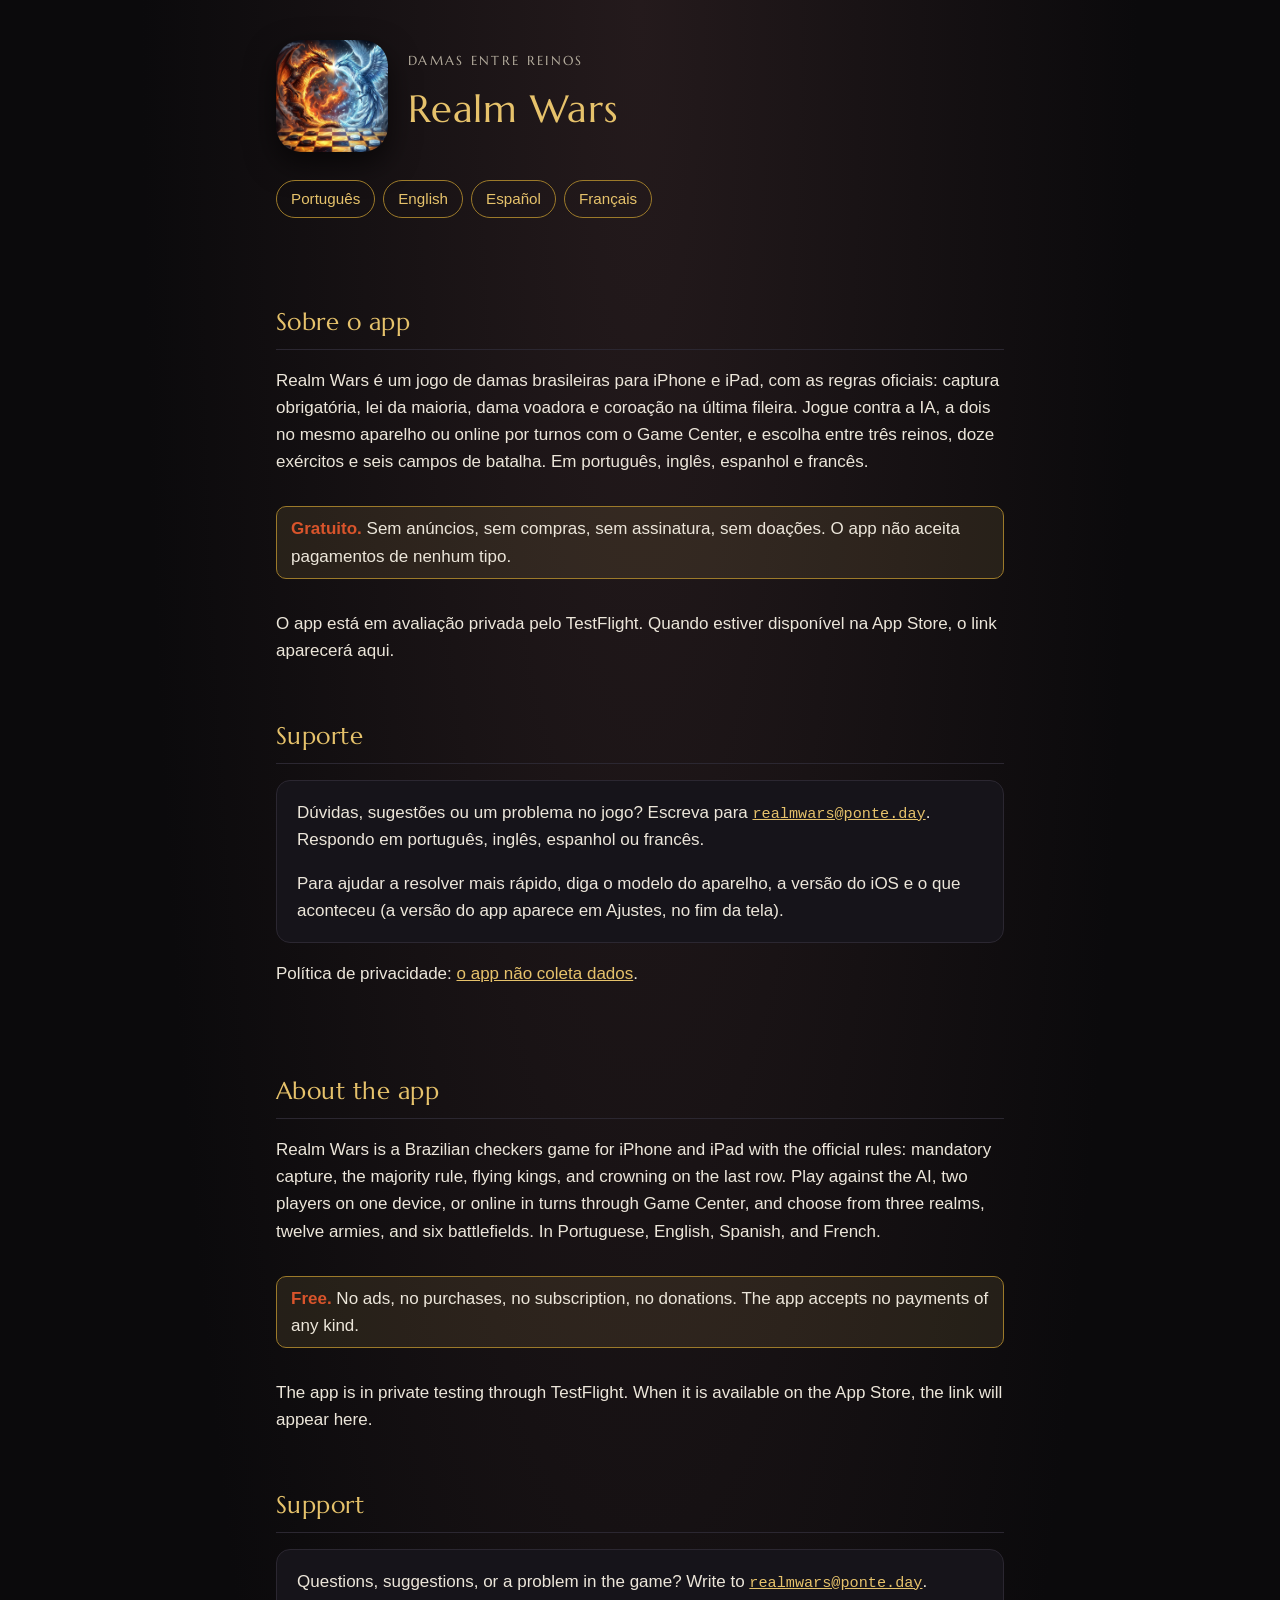
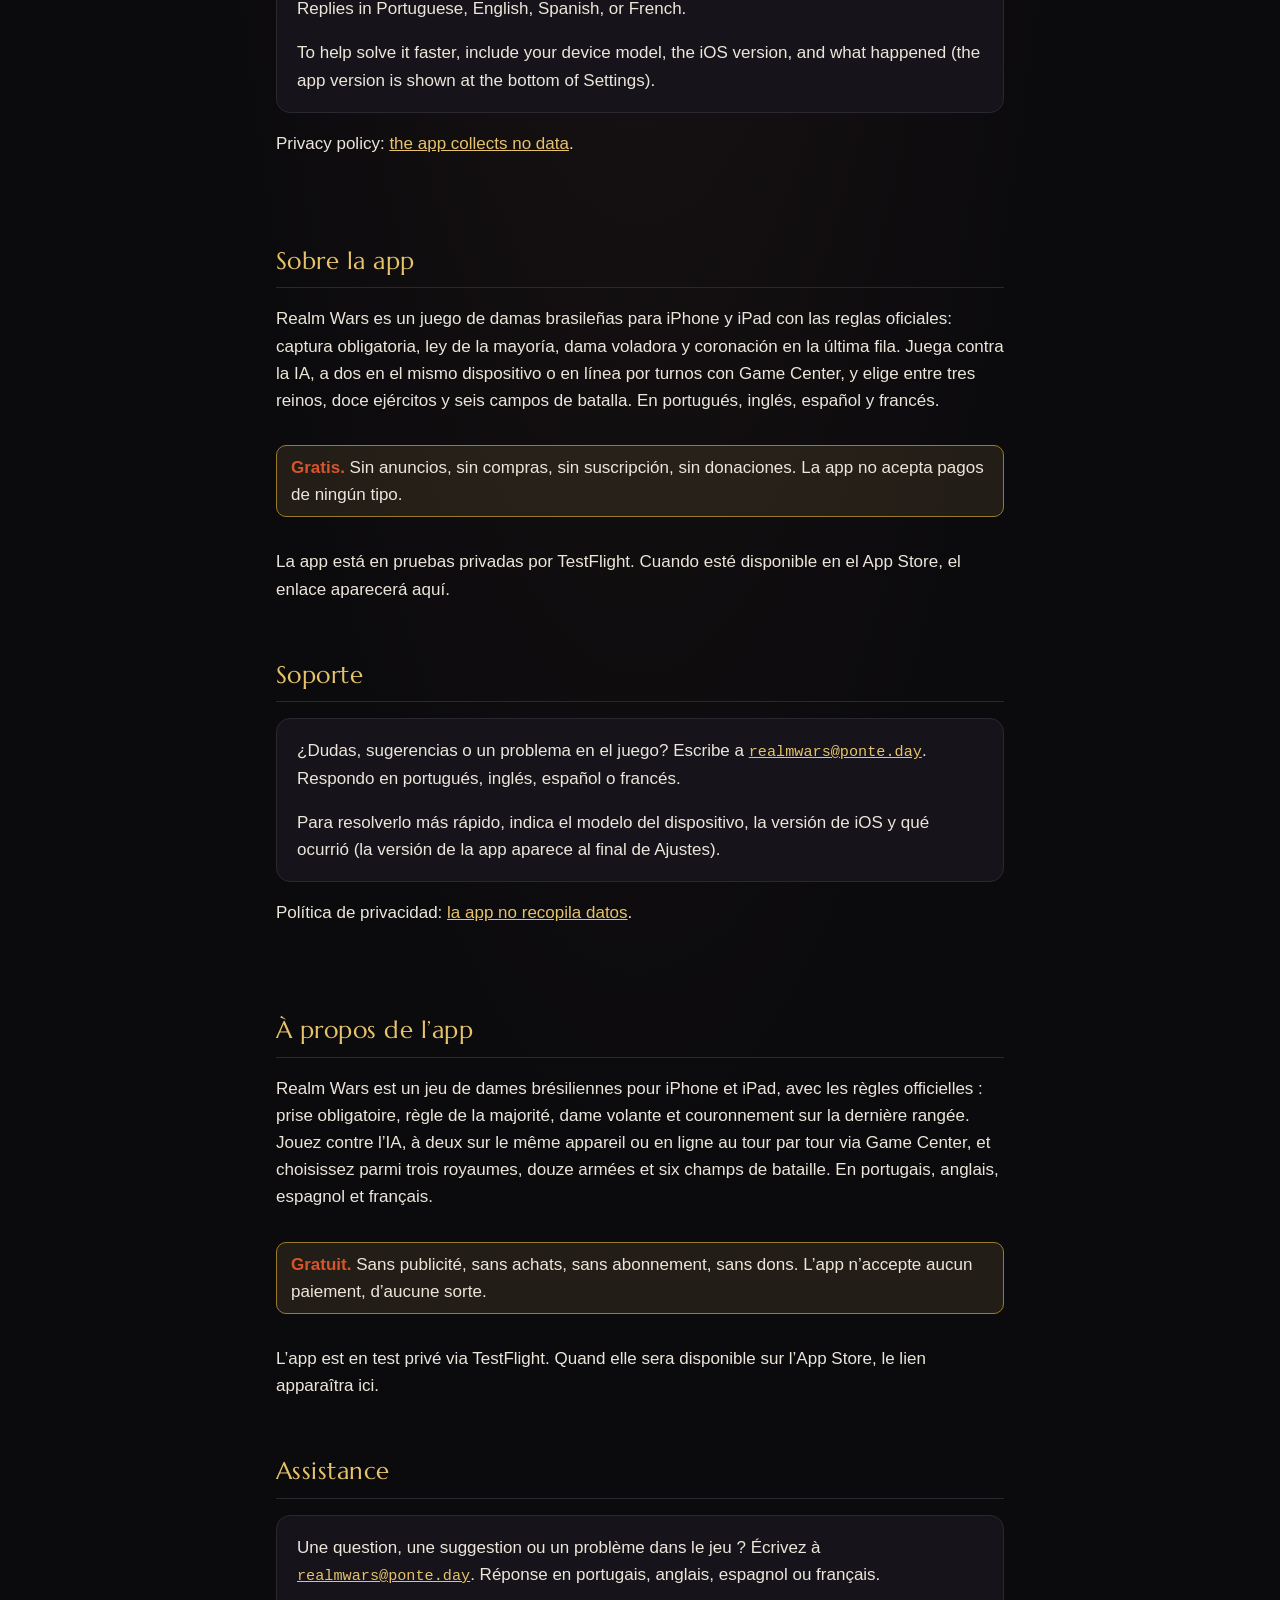
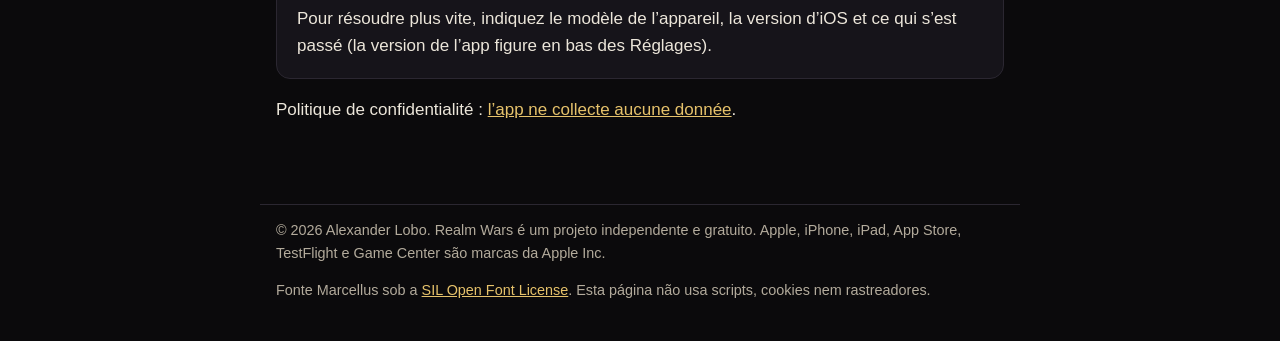
<file: index.html>
<!doctype html>
<html lang="pt-BR">
<head>
<meta charset="utf-8">
<meta name="viewport" content="width=device-width,initial-scale=1">
<title>Realm Wars — damas entre reinos</title>
<meta name="description" content="Realm Wars: damas brasileiras para iPhone e iPad, gratuito, sem anúncios e sem compras. Suporte e política de privacidade.">
<!-- Sem indexação até o lançamento na App Store; a App Review só precisa que a página abra. -->
<meta name="robots" content="noindex, nofollow">
<!-- A política promete que nada sai do aparelho; esta regra quebra a página na hora se alguém acrescentar um rastreador. -->
<meta http-equiv="Content-Security-Policy" content="default-src 'none'; img-src 'self'; style-src 'self'; font-src 'self'">
<meta name="color-scheme" content="dark">
<link rel="icon" href="assets/favicon.png">
<link rel="stylesheet" href="styles.css">
</head>
<body>
<main>
  <div class="topo">
    <img src="assets/icone.png" alt="Ícone do Realm Wars: um dragão de fogo e uma fênix de gelo sobre um tabuleiro de damas" width="112" height="112">
    <div>
      <p class="tagline">Damas entre reinos</p>
      <h1>Realm Wars</h1>
    </div>
  </div>

  <ul class="idiomas" aria-label="Idiomas">
    <li><a href="#pt" hreflang="pt-BR">Português</a></li>
    <li><a href="#en" hreflang="en">English</a></li>
    <li><a href="#es" hreflang="es">Español</a></li>
    <li><a href="#fr" hreflang="fr">Français</a></li>
  </ul>

  <section class="idioma" id="pt" lang="pt-BR">
    <h2>Sobre o app</h2>
    <p>Realm Wars é um jogo de damas brasileiras para iPhone e iPad, com as regras oficiais: captura obrigatória, lei da maioria, dama voadora e coroação na última fileira. Jogue contra a IA, a dois no mesmo aparelho ou online por turnos com o Game Center, e escolha entre três reinos, doze exércitos e seis campos de batalha. Em português, inglês, espanhol e francês.</p>
    <p class="selo"><span class="gratis">Gratuito.</span> Sem anúncios, sem compras, sem assinatura, sem doações. O app não aceita pagamentos de nenhum tipo.</p>
    <p>O app está em avaliação privada pelo TestFlight. Quando estiver disponível na App Store, o link aparecerá aqui.</p>

    <h2 id="suporte">Suporte</h2>
    <div class="cartao">
      <p>Dúvidas, sugestões ou um problema no jogo? Escreva para <a class="email" href="mailto:realmwars@ponte.day">realmwars@ponte.day</a>. Respondo em português, inglês, espanhol ou francês.</p>
      <p>Para ajudar a resolver mais rápido, diga o modelo do aparelho, a versão do iOS e o que aconteceu (a versão do app aparece em Ajustes, no fim da tela).</p>
    </div>
    <p>Política de privacidade: <a href="privacidade.html#pt">o app não coleta dados</a>.</p>
  </section>

  <section class="idioma" id="en" lang="en">
    <h2>About the app</h2>
    <p>Realm Wars is a Brazilian checkers game for iPhone and iPad with the official rules: mandatory capture, the majority rule, flying kings, and crowning on the last row. Play against the AI, two players on one device, or online in turns through Game Center, and choose from three realms, twelve armies, and six battlefields. In Portuguese, English, Spanish, and French.</p>
    <p class="selo"><span class="gratis">Free.</span> No ads, no purchases, no subscription, no donations. The app accepts no payments of any kind.</p>
    <p>The app is in private testing through TestFlight. When it is available on the App Store, the link will appear here.</p>

    <h2 id="support">Support</h2>
    <div class="cartao">
      <p>Questions, suggestions, or a problem in the game? Write to <a class="email" href="mailto:realmwars@ponte.day">realmwars@ponte.day</a>. Replies in Portuguese, English, Spanish, or French.</p>
      <p>To help solve it faster, include your device model, the iOS version, and what happened (the app version is shown at the bottom of Settings).</p>
    </div>
    <p>Privacy policy: <a href="privacidade.html#en">the app collects no data</a>.</p>
  </section>

  <section class="idioma" id="es" lang="es">
    <h2>Sobre la app</h2>
    <p>Realm Wars es un juego de damas brasileñas para iPhone y iPad con las reglas oficiales: captura obligatoria, ley de la mayoría, dama voladora y coronación en la última fila. Juega contra la IA, a dos en el mismo dispositivo o en línea por turnos con Game Center, y elige entre tres reinos, doce ejércitos y seis campos de batalla. En portugués, inglés, español y francés.</p>
    <p class="selo"><span class="gratis">Gratis.</span> Sin anuncios, sin compras, sin suscripción, sin donaciones. La app no acepta pagos de ningún tipo.</p>
    <p>La app está en pruebas privadas por TestFlight. Cuando esté disponible en el App Store, el enlace aparecerá aquí.</p>

    <h2 id="soporte">Soporte</h2>
    <div class="cartao">
      <p>¿Dudas, sugerencias o un problema en el juego? Escribe a <a class="email" href="mailto:realmwars@ponte.day">realmwars@ponte.day</a>. Respondo en portugués, inglés, español o francés.</p>
      <p>Para resolverlo más rápido, indica el modelo del dispositivo, la versión de iOS y qué ocurrió (la versión de la app aparece al final de Ajustes).</p>
    </div>
    <p>Política de privacidad: <a href="privacidade.html#es">la app no recopila datos</a>.</p>
  </section>

  <section class="idioma" id="fr" lang="fr">
    <h2>À propos de l’app</h2>
    <p>Realm Wars est un jeu de dames brésiliennes pour iPhone et iPad, avec les règles officielles : prise obligatoire, règle de la majorité, dame volante et couronnement sur la dernière rangée. Jouez contre l’IA, à deux sur le même appareil ou en ligne au tour par tour via Game Center, et choisissez parmi trois royaumes, douze armées et six champs de bataille. En portugais, anglais, espagnol et français.</p>
    <p class="selo"><span class="gratis">Gratuit.</span> Sans publicité, sans achats, sans abonnement, sans dons. L’app n’accepte aucun paiement, d’aucune sorte.</p>
    <p>L’app est en test privé via TestFlight. Quand elle sera disponible sur l’App Store, le lien apparaîtra ici.</p>

    <h2 id="assistance">Assistance</h2>
    <div class="cartao">
      <p>Une question, une suggestion ou un problème dans le jeu ? Écrivez à <a class="email" href="mailto:realmwars@ponte.day">realmwars@ponte.day</a>. Réponse en portugais, anglais, espagnol ou français.</p>
      <p>Pour résoudre plus vite, indiquez le modèle de l’appareil, la version d’iOS et ce qui s’est passé (la version de l’app figure en bas des Réglages).</p>
    </div>
    <p>Politique de confidentialité : <a href="privacidade.html#fr">l’app ne collecte aucune donnée</a>.</p>
  </section>
</main>
<footer>
  <p>© 2026 Alexander Lobo. Realm Wars é um projeto independente e gratuito. Apple, iPhone, iPad, App Store, TestFlight e Game Center são marcas da Apple Inc.</p>
  <p>Fonte Marcellus sob a <a href="assets/OFL-Marcellus.txt">SIL Open Font License</a>. Esta página não usa scripts, cookies nem rastreadores.</p>
</footer>
</body>
</html>
</file>
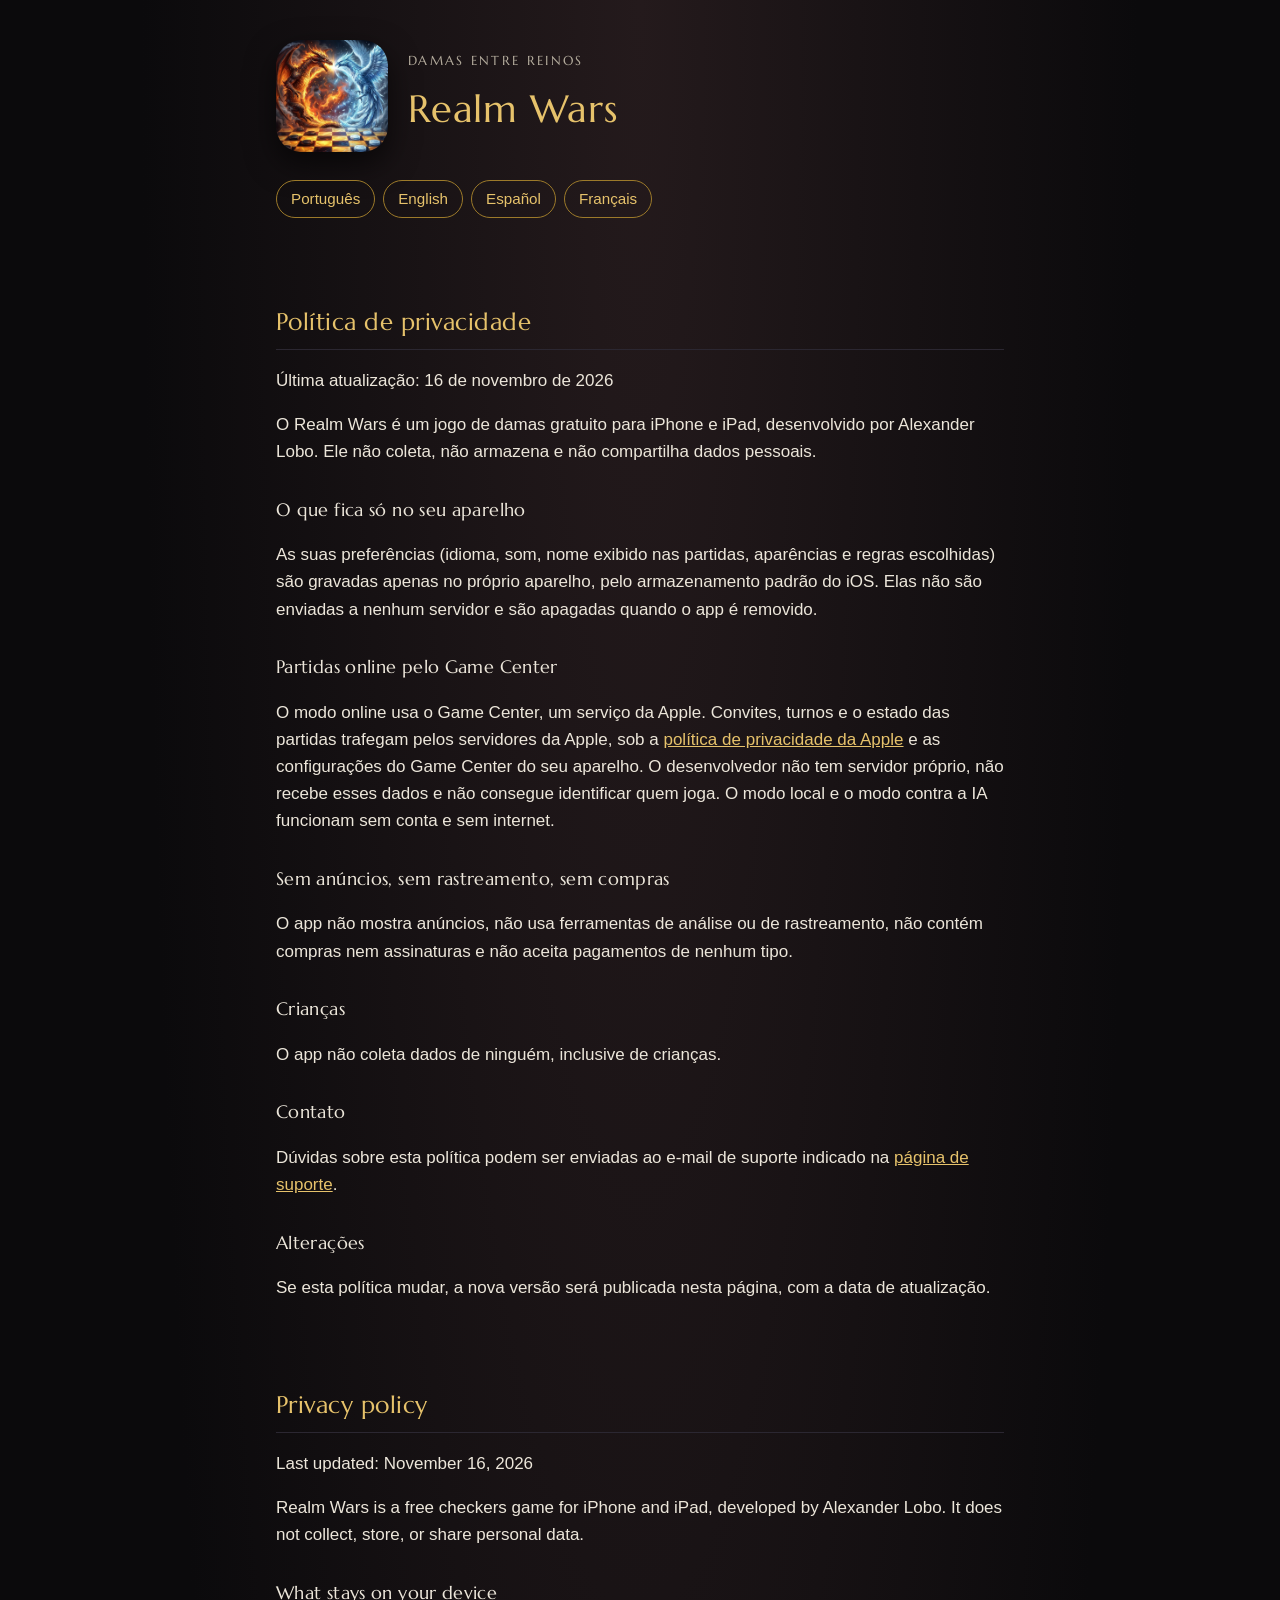
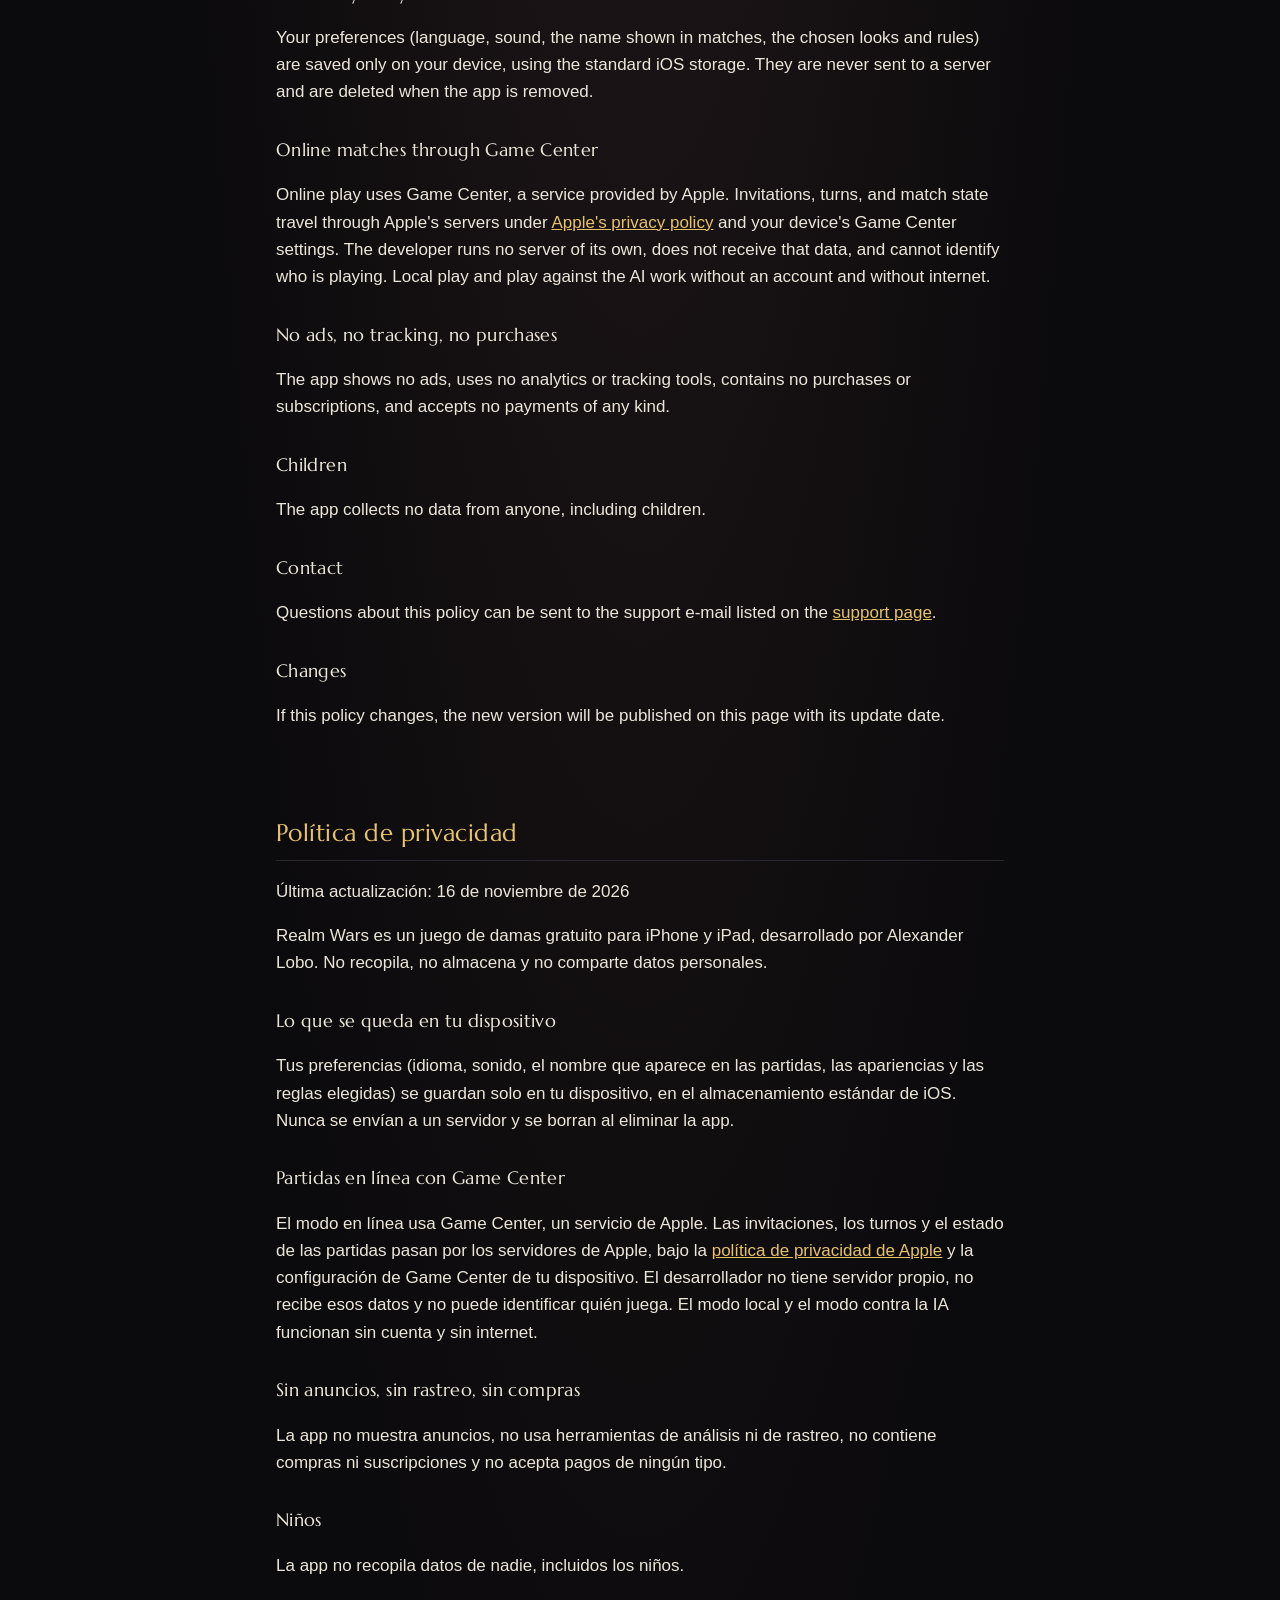
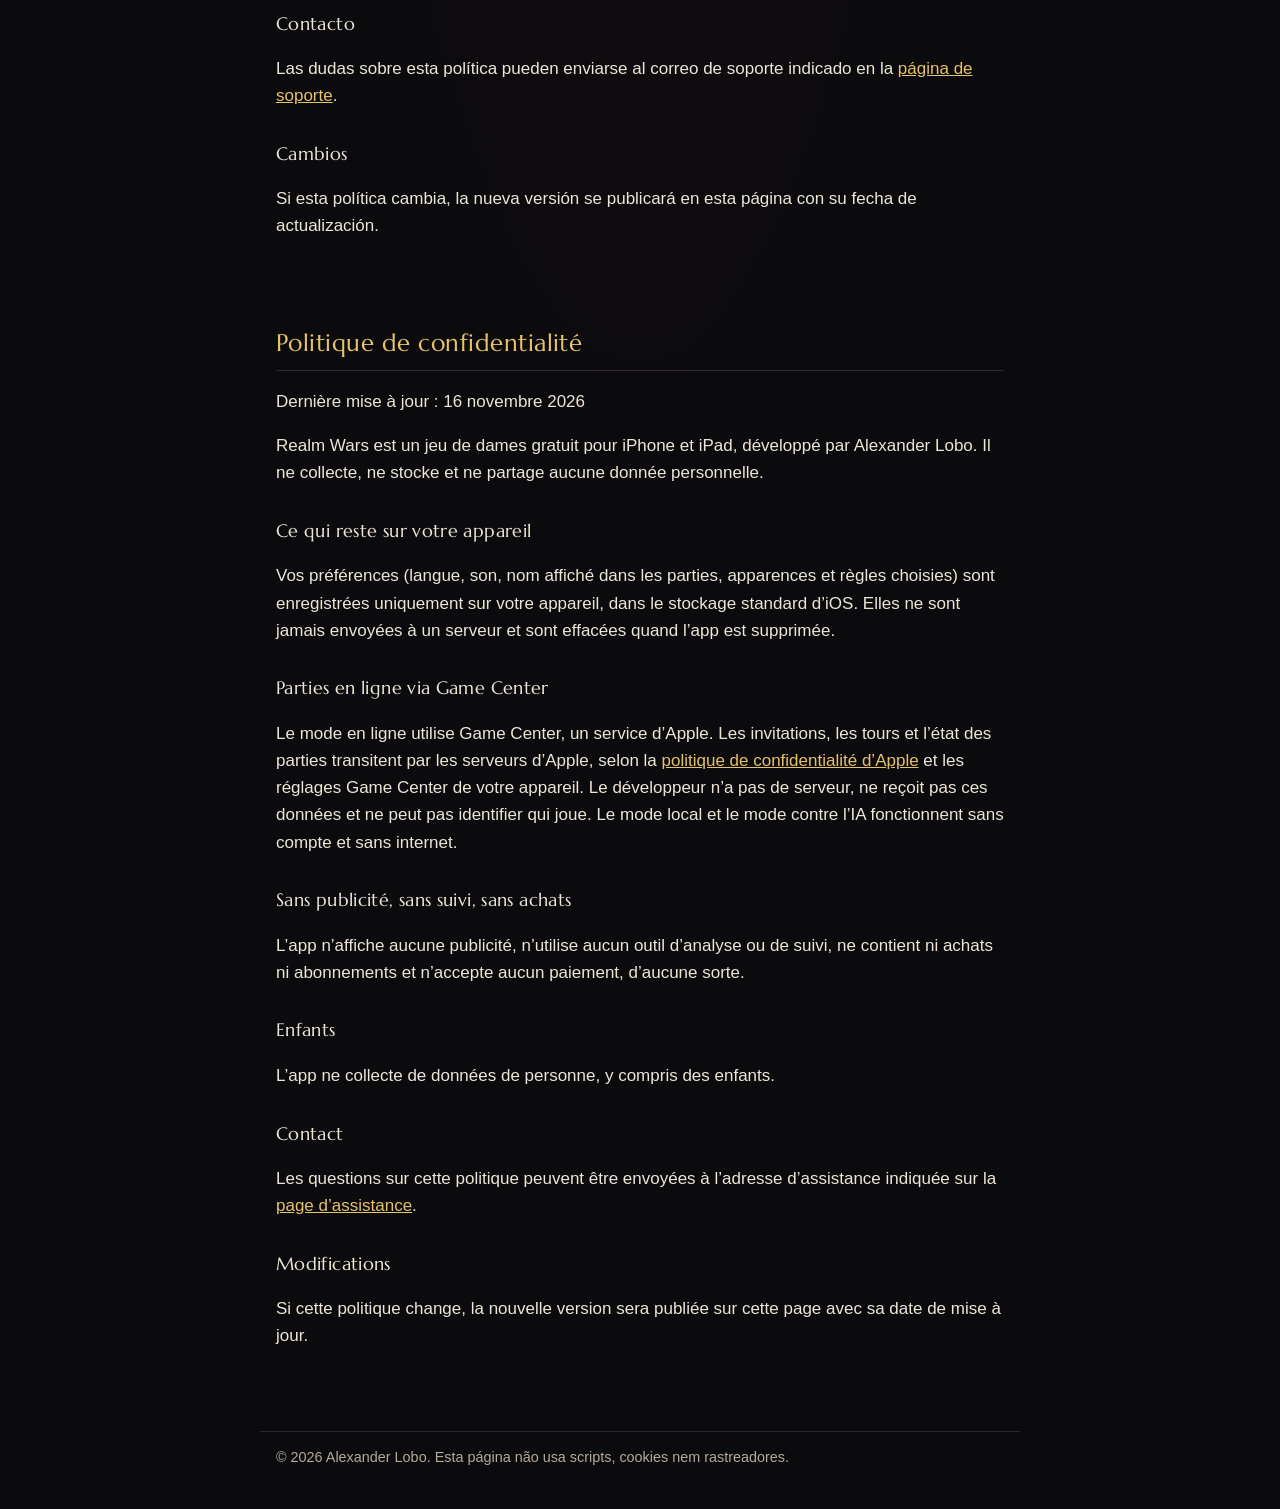
<file: privacidade.html>
<!doctype html>
<html lang="pt-BR">
<head>
<meta charset="utf-8">
<meta name="viewport" content="width=device-width,initial-scale=1">
<title>Realm Wars — política de privacidade</title>
<meta name="description" content="Política de privacidade do Realm Wars: o app não coleta, não armazena e não compartilha dados pessoais.">
<meta name="robots" content="noindex, nofollow">
<meta http-equiv="Content-Security-Policy" content="default-src 'none'; img-src 'self'; style-src 'self'; font-src 'self'">
<meta name="color-scheme" content="dark">
<link rel="icon" href="assets/favicon.png">
<link rel="stylesheet" href="styles.css">
</head>
<body>
<main>
  <div class="topo">
    <img src="assets/icone.png" alt="Ícone do Realm Wars" width="112" height="112">
    <div>
      <p class="tagline">Damas entre reinos</p>
      <h1>Realm Wars</h1>
    </div>
  </div>

  <ul class="idiomas" aria-label="Idiomas">
    <li><a href="#pt" hreflang="pt-BR">Português</a></li>
    <li><a href="#en" hreflang="en">English</a></li>
    <li><a href="#es" hreflang="es">Español</a></li>
    <li><a href="#fr" hreflang="fr">Français</a></li>
  </ul>

  <section class="idioma" id="pt" lang="pt-BR">
    <h2>Política de privacidade</h2>
    <p>Última atualização: 16 de novembro de 2026</p>
    <p>O Realm Wars é um jogo de damas gratuito para iPhone e iPad, desenvolvido por Alexander Lobo. Ele não coleta, não armazena e não compartilha dados pessoais.</p>
    <h3>O que fica só no seu aparelho</h3>
    <p>As suas preferências (idioma, som, nome exibido nas partidas, aparências e regras escolhidas) são gravadas apenas no próprio aparelho, pelo armazenamento padrão do iOS. Elas não são enviadas a nenhum servidor e são apagadas quando o app é removido.</p>
    <h3>Partidas online pelo Game Center</h3>
    <p>O modo online usa o Game Center, um serviço da Apple. Convites, turnos e o estado das partidas trafegam pelos servidores da Apple, sob a <a href="https://www.apple.com/legal/privacy/">política de privacidade da Apple</a> e as configurações do Game Center do seu aparelho. O desenvolvedor não tem servidor próprio, não recebe esses dados e não consegue identificar quem joga. O modo local e o modo contra a IA funcionam sem conta e sem internet.</p>
    <h3>Sem anúncios, sem rastreamento, sem compras</h3>
    <p>O app não mostra anúncios, não usa ferramentas de análise ou de rastreamento, não contém compras nem assinaturas e não aceita pagamentos de nenhum tipo.</p>
    <h3>Crianças</h3>
    <p>O app não coleta dados de ninguém, inclusive de crianças.</p>
    <h3>Contato</h3>
    <p>Dúvidas sobre esta política podem ser enviadas ao e-mail de suporte indicado na <a href="index.html#suporte">página de suporte</a>.</p>
    <h3>Alterações</h3>
    <p>Se esta política mudar, a nova versão será publicada nesta página, com a data de atualização.</p>
  </section>

  <section class="idioma" id="en" lang="en">
    <h2>Privacy policy</h2>
    <p>Last updated: November 16, 2026</p>
    <p>Realm Wars is a free checkers game for iPhone and iPad, developed by Alexander Lobo. It does not collect, store, or share personal data.</p>
    <h3>What stays on your device</h3>
    <p>Your preferences (language, sound, the name shown in matches, the chosen looks and rules) are saved only on your device, using the standard iOS storage. They are never sent to a server and are deleted when the app is removed.</p>
    <h3>Online matches through Game Center</h3>
    <p>Online play uses Game Center, a service provided by Apple. Invitations, turns, and match state travel through Apple's servers under <a href="https://www.apple.com/legal/privacy/">Apple's privacy policy</a> and your device's Game Center settings. The developer runs no server of its own, does not receive that data, and cannot identify who is playing. Local play and play against the AI work without an account and without internet.</p>
    <h3>No ads, no tracking, no purchases</h3>
    <p>The app shows no ads, uses no analytics or tracking tools, contains no purchases or subscriptions, and accepts no payments of any kind.</p>
    <h3>Children</h3>
    <p>The app collects no data from anyone, including children.</p>
    <h3>Contact</h3>
    <p>Questions about this policy can be sent to the support e-mail listed on the <a href="index.html#support">support page</a>.</p>
    <h3>Changes</h3>
    <p>If this policy changes, the new version will be published on this page with its update date.</p>
  </section>

  <section class="idioma" id="es" lang="es">
    <h2>Política de privacidad</h2>
    <p>Última actualización: 16 de noviembre de 2026</p>
    <p>Realm Wars es un juego de damas gratuito para iPhone y iPad, desarrollado por Alexander Lobo. No recopila, no almacena y no comparte datos personales.</p>
    <h3>Lo que se queda en tu dispositivo</h3>
    <p>Tus preferencias (idioma, sonido, el nombre que aparece en las partidas, las apariencias y las reglas elegidas) se guardan solo en tu dispositivo, en el almacenamiento estándar de iOS. Nunca se envían a un servidor y se borran al eliminar la app.</p>
    <h3>Partidas en línea con Game Center</h3>
    <p>El modo en línea usa Game Center, un servicio de Apple. Las invitaciones, los turnos y el estado de las partidas pasan por los servidores de Apple, bajo la <a href="https://www.apple.com/legal/privacy/">política de privacidad de Apple</a> y la configuración de Game Center de tu dispositivo. El desarrollador no tiene servidor propio, no recibe esos datos y no puede identificar quién juega. El modo local y el modo contra la IA funcionan sin cuenta y sin internet.</p>
    <h3>Sin anuncios, sin rastreo, sin compras</h3>
    <p>La app no muestra anuncios, no usa herramientas de análisis ni de rastreo, no contiene compras ni suscripciones y no acepta pagos de ningún tipo.</p>
    <h3>Niños</h3>
    <p>La app no recopila datos de nadie, incluidos los niños.</p>
    <h3>Contacto</h3>
    <p>Las dudas sobre esta política pueden enviarse al correo de soporte indicado en la <a href="index.html#soporte">página de soporte</a>.</p>
    <h3>Cambios</h3>
    <p>Si esta política cambia, la nueva versión se publicará en esta página con su fecha de actualización.</p>
  </section>

  <section class="idioma" id="fr" lang="fr">
    <h2>Politique de confidentialité</h2>
    <p>Dernière mise à jour : 16 novembre 2026</p>
    <p>Realm Wars est un jeu de dames gratuit pour iPhone et iPad, développé par Alexander Lobo. Il ne collecte, ne stocke et ne partage aucune donnée personnelle.</p>
    <h3>Ce qui reste sur votre appareil</h3>
    <p>Vos préférences (langue, son, nom affiché dans les parties, apparences et règles choisies) sont enregistrées uniquement sur votre appareil, dans le stockage standard d’iOS. Elles ne sont jamais envoyées à un serveur et sont effacées quand l’app est supprimée.</p>
    <h3>Parties en ligne via Game Center</h3>
    <p>Le mode en ligne utilise Game Center, un service d’Apple. Les invitations, les tours et l’état des parties transitent par les serveurs d’Apple, selon la <a href="https://www.apple.com/legal/privacy/">politique de confidentialité d’Apple</a> et les réglages Game Center de votre appareil. Le développeur n’a pas de serveur, ne reçoit pas ces données et ne peut pas identifier qui joue. Le mode local et le mode contre l’IA fonctionnent sans compte et sans internet.</p>
    <h3>Sans publicité, sans suivi, sans achats</h3>
    <p>L’app n’affiche aucune publicité, n’utilise aucun outil d’analyse ou de suivi, ne contient ni achats ni abonnements et n’accepte aucun paiement, d’aucune sorte.</p>
    <h3>Enfants</h3>
    <p>L’app ne collecte de données de personne, y compris des enfants.</p>
    <h3>Contact</h3>
    <p>Les questions sur cette politique peuvent être envoyées à l’adresse d’assistance indiquée sur la <a href="index.html#assistance">page d’assistance</a>.</p>
    <h3>Modifications</h3>
    <p>Si cette politique change, la nouvelle version sera publiée sur cette page avec sa date de mise à jour.</p>
  </section>
</main>
<footer>
  <p>© 2026 Alexander Lobo. Esta página não usa scripts, cookies nem rastreadores.</p>
</footer>
</body>
</html>
</file>
<file: styles.css>
/* Site do Realm Wars: página do app com suporte e política de privacidade.
   Autossuficiente: fonte e imagens locais, sem script, sem chamada externa,
   porque a política promete que nada é coletado e a página é a prova. */
@font-face {
  font-family: "Marcellus";
  src: url("assets/Marcellus-Regular.ttf") format("truetype");
  font-weight: 400;
  font-display: swap;
}
:root {
  --fundo: #0b0a0c;
  --papel: #16141a;
  --borda: #2b2731;
  --texto: #ece6da;
  --texto-suave: #b3ab9c;
  --ouro: #e6c26b;
  --ouro-escuro: #9c7a2a;
  --brasa: #d9542b;
}
* { box-sizing: border-box; }
html { background: var(--fundo); color: var(--texto); }
body {
  margin: 0;
  font: 17px/1.6 -apple-system, BlinkMacSystemFont, "Segoe UI", Roboto, Helvetica, Arial, sans-serif;
  background: radial-gradient(ellipse at top, #241a1c 0%, var(--fundo) 55%);
  min-height: 100vh;
}
h1, h2, h3 { font-family: "Marcellus", Georgia, serif; font-weight: 400; letter-spacing: 0.02em; }
h1 { font-size: 2.4rem; margin: 0.2em 0 0; color: var(--ouro); }
h2 { font-size: 1.5rem; margin: 2.2em 0 0.4em; color: var(--ouro); border-bottom: 1px solid var(--borda); padding-bottom: 0.3em; }
h3 { font-size: 1.15rem; margin: 1.6em 0 0.3em; color: var(--texto); }
a { color: var(--ouro); }
a:hover { color: #fff0bf; }
main { max-width: 760px; margin: 0 auto; padding: 24px 16px 64px; }
.topo { display: flex; gap: 20px; align-items: center; flex-wrap: wrap; margin-top: 16px; }
.topo img { width: 112px; height: 112px; border-radius: 25px; box-shadow: 0 12px 30px rgba(0,0,0,0.6); }
.tagline { margin: 0; color: var(--texto-suave); font-family: "Marcellus", Georgia, serif; letter-spacing: 0.18em; text-transform: uppercase; font-size: 0.8rem; }
.idiomas { display: flex; gap: 8px; flex-wrap: wrap; margin: 28px 0 8px; padding: 0; list-style: none; }
.idiomas a {
  display: inline-block; padding: 6px 14px; border: 1px solid var(--ouro-escuro); border-radius: 999px;
  text-decoration: none; font-size: 0.95rem; color: var(--ouro);
}
.idiomas a:hover { background: rgba(230, 194, 107, 0.12); }
section.idioma { margin-top: 24px; padding-top: 8px; }
.selo {
  display: inline-block; margin: 14px 0; padding: 8px 14px; border-radius: 10px;
  background: rgba(230, 194, 107, 0.1); border: 1px solid var(--ouro-escuro); color: var(--texto);
}
.cartao { background: var(--papel); border: 1px solid var(--borda); border-radius: 14px; padding: 18px 20px; margin: 16px 0; }
.cartao p:first-child { margin-top: 0; }
.cartao p:last-child { margin-bottom: 0; }
ul.lista { padding-left: 1.2em; }
ul.lista li { margin: 0.35em 0; }
.gratis { color: var(--brasa); font-weight: 600; }
footer { max-width: 760px; margin: 0 auto; padding: 0 16px 40px; color: var(--texto-suave); font-size: 0.9rem; border-top: 1px solid var(--borda); }
footer p { margin: 14px 0 0; }
.email { font-family: ui-monospace, SFMono-Regular, Menlo, monospace; font-size: 0.95rem; }
@media (max-width: 480px) {
  h1 { font-size: 1.9rem; }
  .topo img { width: 88px; height: 88px; border-radius: 20px; }
}
</file>
